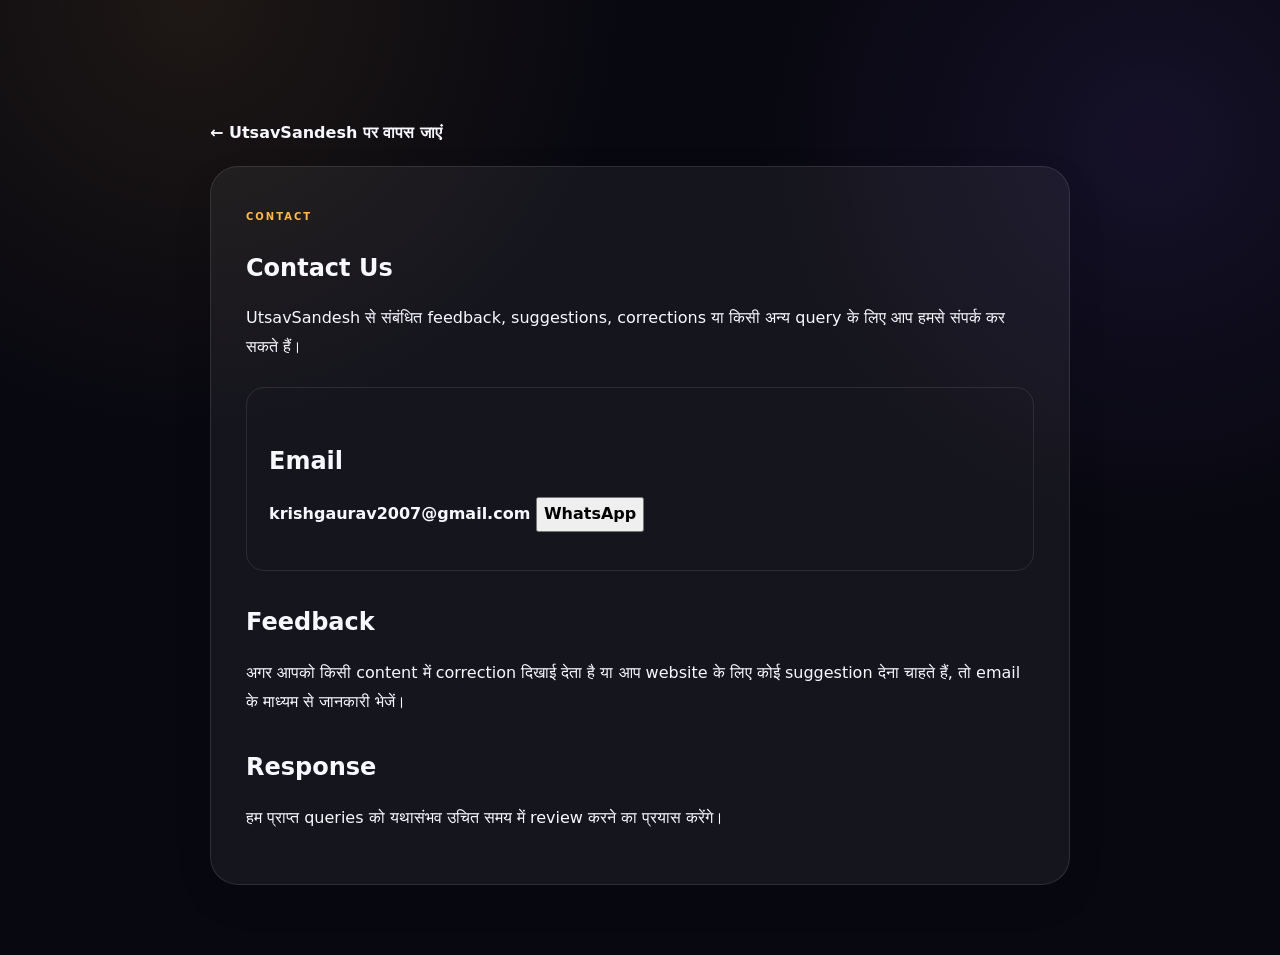
<file: contact.html>
<!DOCTYPE html>

<html lang="hi">
<head>
  <meta charset="UTF-8">

  <!-- BA favicon -->
 <link rel="icon" href="data:image/svg+xml,%3Csvg xmlns='http://www.w3.org/2000/svg' viewBox='0 0 100 100'%3E%3Ctext y='.9em' font-size='85'%3E✨%3C/text%3E%3C/svg%3E">

<!-- Google tag (gtag.js) -->
<script async src="https://www.googletagmanager.com/gtag/js?id=G-K68CD1F8Q0"></script>
<script>
  window.dataLayer = window.dataLayer || [];
  function gtag(){dataLayer.push(arguments);}
  gtag('js', new Date());

  gtag('config', 'G-K68CD1F8Q0');
</script>

  <meta name="viewport" content="width=device-width, initial-scale=1.0">

  <title>Contact Us | UtsavSandesh</title>
  <meta name="description" content="UtsavSandesh से संपर्क करें। Feedback, suggestions और website से संबंधित queries के लिए हमसे संपर्क करें.">
  <meta name="robots" content="index, follow">

  <link rel="stylesheet" href="style.css">

  <style>
    .legal-page {
      max-width: 900px;
      margin: 0 auto;
      padding: 120px 20px 70px;
    }

    .legal-card {
      background: var(--card, #fff);
      border: 1px solid var(--border, #e5e7eb);
      border-radius: 28px;
      padding: 35px;
      box-shadow: 0 15px 45px rgba(0,0,0,.06);
    }

    .legal-card h1 { margin-bottom: 10px; }
    .legal-card h2 { margin-top: 32px; margin-bottom: 10px; }
    .legal-card p { line-height: 1.8; }

    .contact-box {
      margin-top: 25px;
      padding: 22px;
      border: 1px solid var(--border, #e5e7eb);
      border-radius: 18px;
    }

    .contact-box a {
      font-weight: 700;
    }

    .legal-back {
      display: inline-block;
      margin-bottom: 20px;
      text-decoration: none;
      font-weight: 700;
    }

    @media (max-width: 600px) {
      .legal-page {
        padding: 100px 15px 50px;
      }

      .legal-card {
        padding: 24px 18px;
        border-radius: 20px;
      }
    }
  </style>

</head>

<body>

  <main class="legal-page">
    <a href="index.html" class="legal-back">← UtsavSandesh पर वापस जाएं</a>


<article class="legal-card">
  <span class="eyebrow">CONTACT</span>
  <h1>Contact Us</h1>

  <p>
    UtsavSandesh से संबंधित feedback, suggestions, corrections या
    किसी अन्य query के लिए आप हमसे संपर्क कर सकते हैं।
  </p>

  <div class="contact-box">
    <h2>Email</h2>

    <!-- अपना actual email यहां डालें -->
    <p>
      <a href="mailto:krishgaurav2007@gmail.com">
        krishgaurav2007@gmail.com
      </a>
      
      <a href="https://wa.me/919135766040" target="_blank" rel="noopener noreferrer">
        <button>WhatsApp</button>
      </a>
    </p>
  </div>

  <h2>Feedback</h2>
  <p>
    अगर आपको किसी content में correction दिखाई देता है या आप website
    के लिए कोई suggestion देना चाहते हैं, तो email के माध्यम से जानकारी भेजें।
  </p>

  <h2>Response</h2>
  <p>
    हम प्राप्त queries को यथासंभव उचित समय में review करने का प्रयास करेंगे।
  </p>
</article>


  </main>

</body>
</html>
</file>
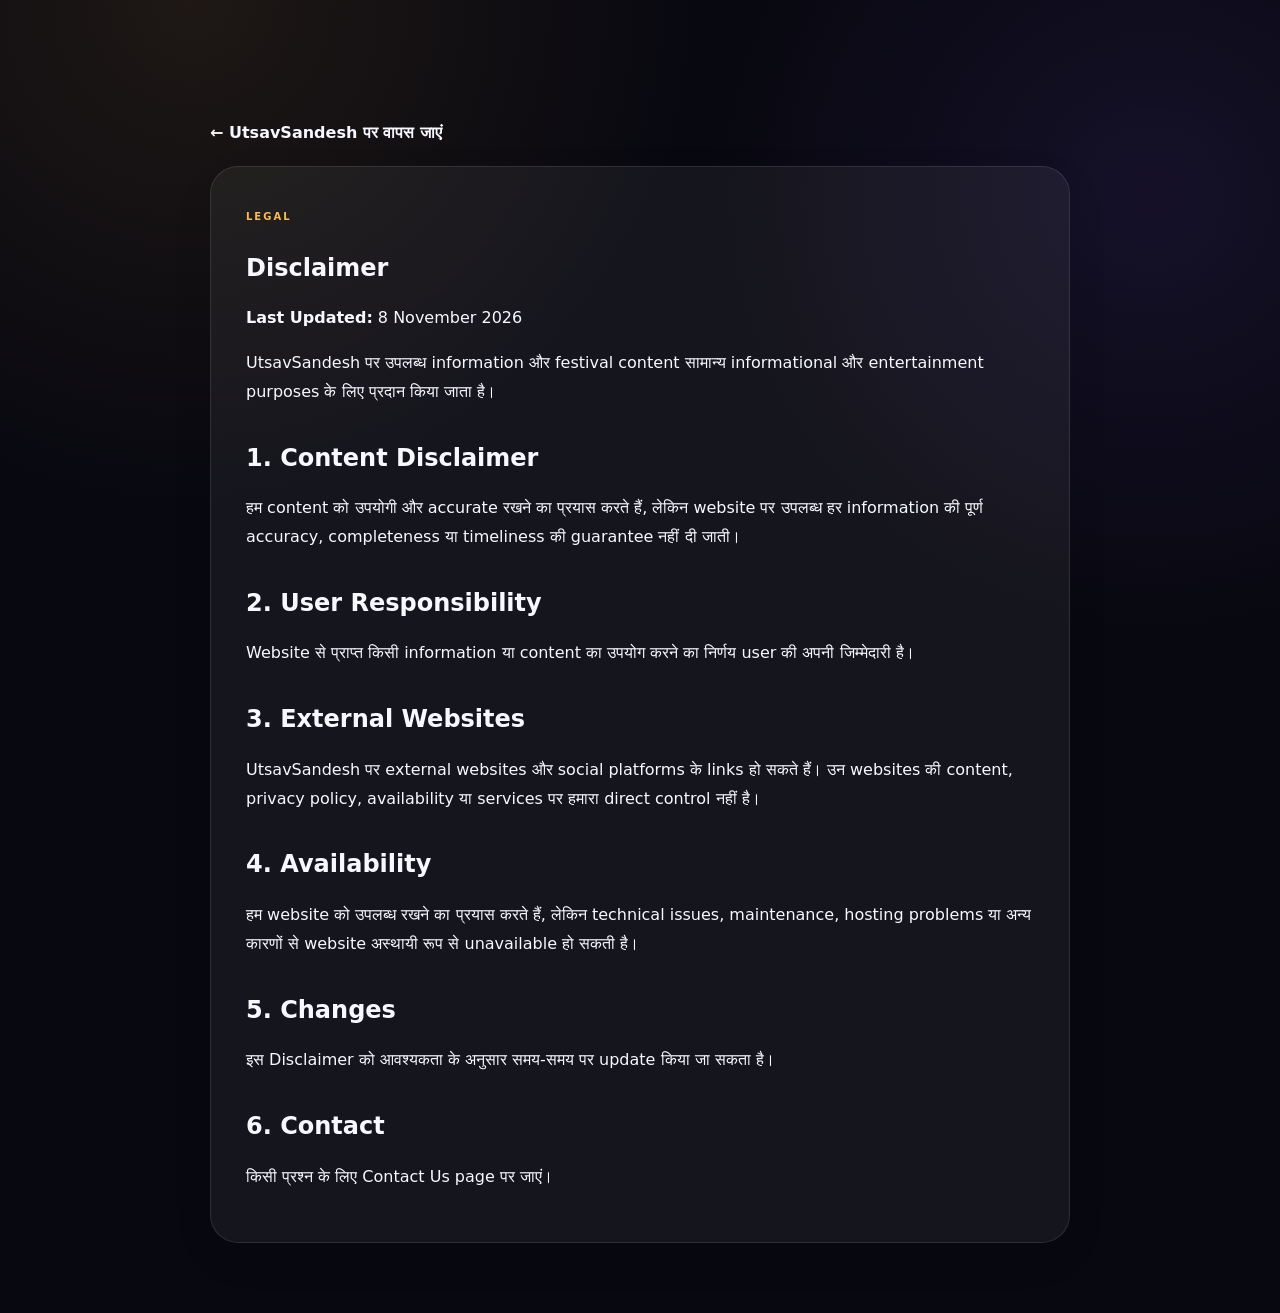
<file: disclaimer.html>
<!DOCTYPE html>

<html lang="hi">
<head>
  <meta charset="UTF-8">

  <!-- Google tag (gtag.js) -->
<script async src="https://www.googletagmanager.com/gtag/js?id=G-K68CD1F8Q0"></script>

<!-- BA favicon -->
 <link rel="icon" href="data:image/svg+xml,%3Csvg xmlns='http://www.w3.org/2000/svg' viewBox='0 0 100 100'%3E%3Ctext y='.9em' font-size='85'%3E✨%3C/text%3E%3C/svg%3E">

<script>
  window.dataLayer = window.dataLayer || [];
  function gtag(){dataLayer.push(arguments);}
  gtag('js', new Date());

  gtag('config', 'G-K68CD1F8Q0');
</script>

  <meta name="viewport" content="width=device-width, initial-scale=1.0">

  <title>Disclaimer | UtsavSandesh</title>
  <meta name="description" content="UtsavSandesh Disclaimer - website content और external links से संबंधित महत्वपूर्ण जानकारी.">
  <meta name="robots" content="index, follow">

  <link rel="stylesheet" href="style.css">

  <style>
    .legal-page {
      max-width: 900px;
      margin: 0 auto;
      padding: 120px 20px 70px;
    }

    .legal-card {
      background: var(--card, #fff);
      border: 1px solid var(--border, #e5e7eb);
      border-radius: 28px;
      padding: 35px;
      box-shadow: 0 15px 45px rgba(0,0,0,.06);
    }

    .legal-card h1 { margin-bottom: 10px; }
    .legal-card h2 { margin-top: 32px; margin-bottom: 10px; }
    .legal-card p { line-height: 1.8; }

    .legal-back {
      display: inline-block;
      margin-bottom: 20px;
      text-decoration: none;
      font-weight: 700;
    }

    @media (max-width: 600px) {
      .legal-page {
        padding: 100px 15px 50px;
      }

      .legal-card {
        padding: 24px 18px;
        border-radius: 20px;
      }
    }
  </style>

</head>

<body>

  <main class="legal-page">
    <a href="index.html" class="legal-back">← UtsavSandesh पर वापस जाएं</a>


<article class="legal-card">
  <span class="eyebrow">LEGAL</span>
  <h1>Disclaimer</h1>
  <p><strong>Last Updated:</strong> 8 November 2026</p>

  <p>
    UtsavSandesh पर उपलब्ध information और festival content सामान्य
    informational और entertainment purposes के लिए प्रदान किया जाता है।
  </p>

  <h2>1. Content Disclaimer</h2>
  <p>
    हम content को उपयोगी और accurate रखने का प्रयास करते हैं, लेकिन
    website पर उपलब्ध हर information की पूर्ण accuracy, completeness
    या timeliness की guarantee नहीं दी जाती।
  </p>

  <h2>2. User Responsibility</h2>
  <p>
    Website से प्राप्त किसी information या content का उपयोग करने का
    निर्णय user की अपनी जिम्मेदारी है।
  </p>

  <h2>3. External Websites</h2>
  <p>
    UtsavSandesh पर external websites और social platforms के links हो सकते हैं।
    उन websites की content, privacy policy, availability या services पर
    हमारा direct control नहीं है।
  </p>

  <h2>4. Availability</h2>
  <p>
    हम website को उपलब्ध रखने का प्रयास करते हैं, लेकिन technical issues,
    maintenance, hosting problems या अन्य कारणों से website अस्थायी रूप से
    unavailable हो सकती है।
  </p>

  <h2>5. Changes</h2>
  <p>
    इस Disclaimer को आवश्यकता के अनुसार समय-समय पर update किया जा सकता है।
  </p>

  <h2>6. Contact</h2>
  <p>
    किसी प्रश्न के लिए <a href="contact.html">Contact Us</a> page पर जाएं।
  </p>
</article>


  </main>

</body>
</html>
</file>
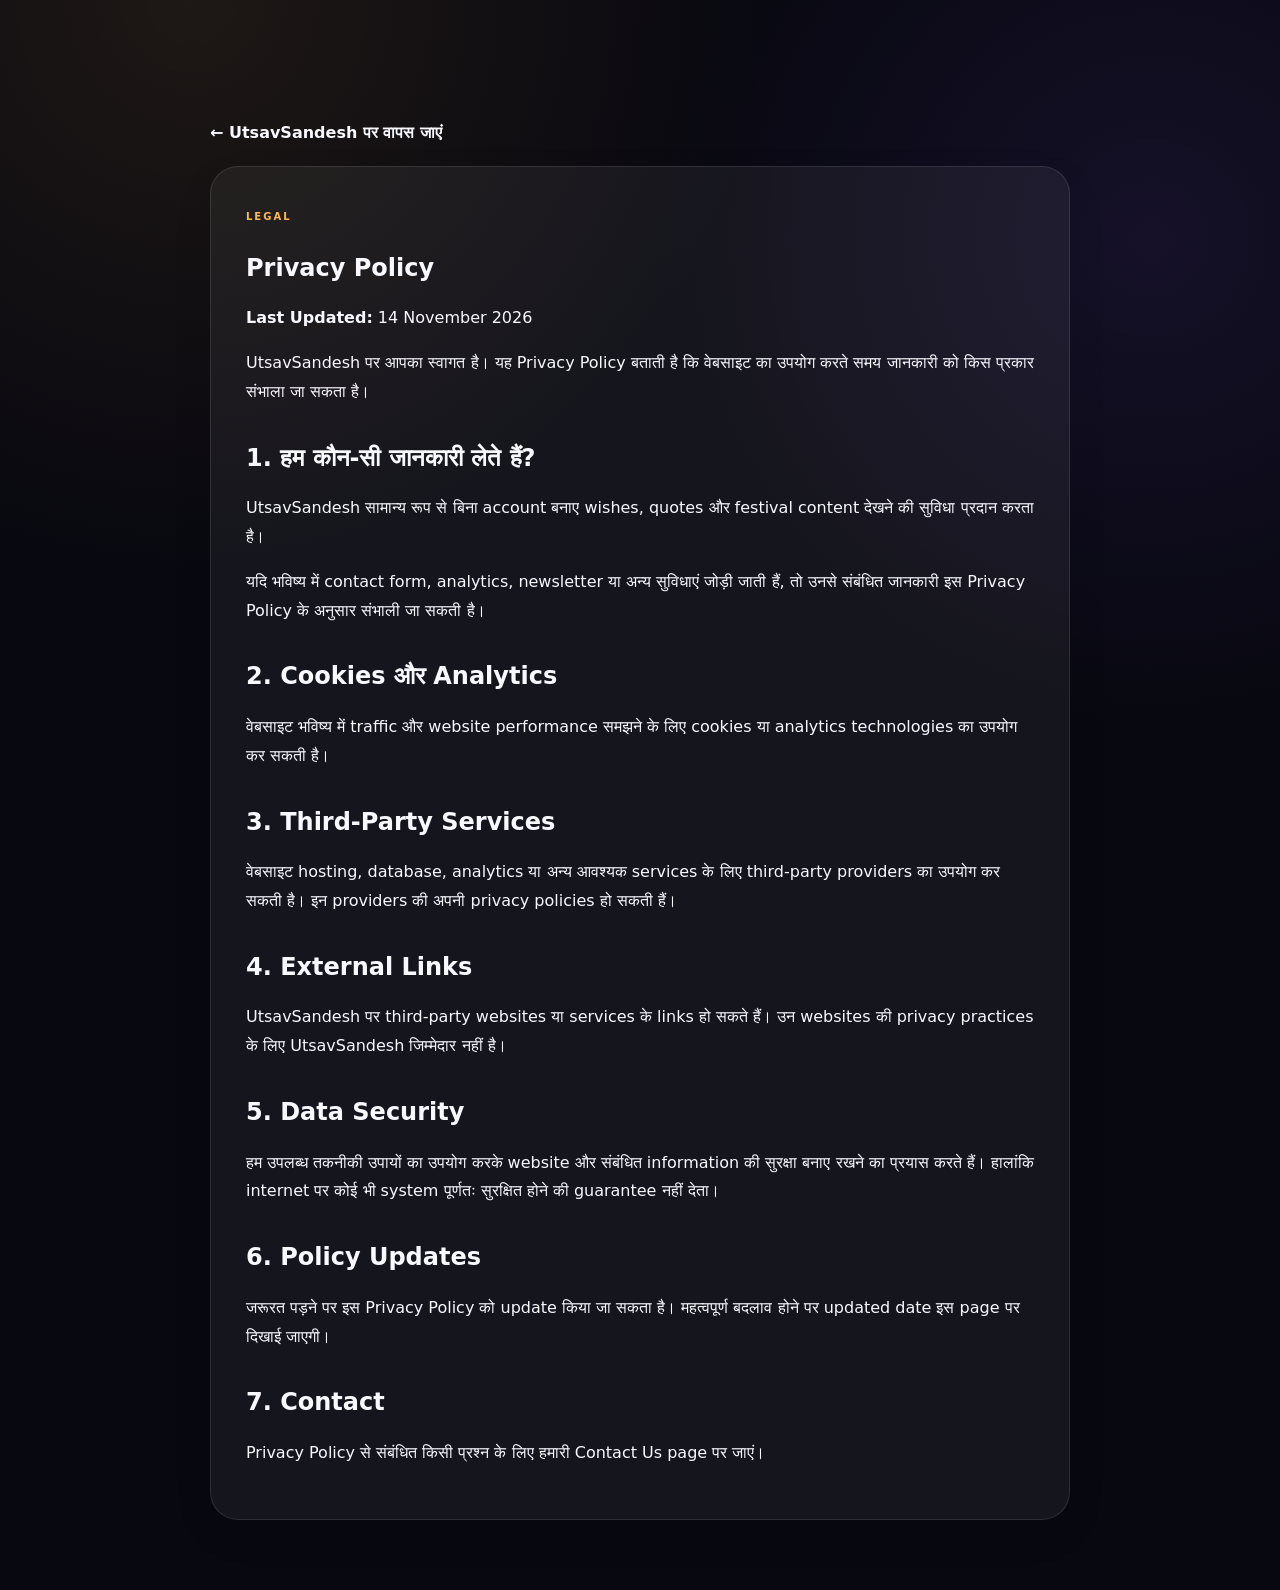
<file: privacy.html>
<!DOCTYPE html>

<html lang="hi">
<head>
  <meta charset="UTF-8">
    <meta name="viewport" content="width=device-width, initial-scale=1.0">

    <!-- BA favicon -->
 <link rel="icon" href="data:image/svg+xml,%3Csvg xmlns='http://www.w3.org/2000/svg' viewBox='0 0 100 100'%3E%3Ctext y='.9em' font-size='85'%3E✨%3C/text%3E%3C/svg%3E">

    <!-- Google tag (gtag.js) -->
<script async src="https://www.googletagmanager.com/gtag/js?id=G-K68CD1F8Q0"></script>
<script>
  window.dataLayer = window.dataLayer || [];
  function gtag(){dataLayer.push(arguments);}
  gtag('js', new Date());

  gtag('config', 'G-K68CD1F8Q0');
</script>

  <title>Privacy Policy | UtsavSandesh</title>
  <meta name="description" content="UtsavSandesh Privacy Policy - जानें कि वेबसाइट आपके डेटा और जानकारी को कैसे संभालती है.">
  <meta name="robots" content="index, follow">

  <link rel="stylesheet" href="style.css">

  <style>
    .legal-page {
      max-width: 900px;
      margin: 0 auto;
      padding: 120px 20px 70px;
    }

    .legal-card {
      background: var(--card, #fff);
      border: 1px solid var(--border, #e5e7eb);
      border-radius: 28px;
      padding: 35px;
      box-shadow: 0 15px 45px rgba(0,0,0,.06);
    }

    .legal-card h1 {
      margin-bottom: 10px;
    }

    .legal-card h2 {
      margin-top: 32px;
      margin-bottom: 10px;
    }

    .legal-card p,
    .legal-card li {
      line-height: 1.8;
    }

    .legal-card ul {
      padding-left: 22px;
    }

    .legal-back {
      display: inline-block;
      margin-bottom: 20px;
      text-decoration: none;
      font-weight: 700;
    }

    @media (max-width: 600px) {
      .legal-page {
        padding: 100px 15px 50px;
      }

      .legal-card {
        padding: 24px 18px;
        border-radius: 20px;
      }
    }
  </style>

</head>

<body>

  <main class="legal-page">
    <a href="index.html" class="legal-back">← UtsavSandesh पर वापस जाएं</a>


<article class="legal-card">
  <span class="eyebrow">LEGAL</span>
  <h1>Privacy Policy</h1>
  <p><strong>Last Updated:</strong> 14 November 2026</p>

  <p>
    UtsavSandesh पर आपका स्वागत है। यह Privacy Policy बताती है कि
    वेबसाइट का उपयोग करते समय जानकारी को किस प्रकार संभाला जा सकता है।
  </p>

  <h2>1. हम कौन-सी जानकारी लेते हैं?</h2>
  <p>
    UtsavSandesh सामान्य रूप से बिना account बनाए wishes, quotes और
    festival content देखने की सुविधा प्रदान करता है।
  </p>

  <p>
    यदि भविष्य में contact form, analytics, newsletter या अन्य
    सुविधाएं जोड़ी जाती हैं, तो उनसे संबंधित जानकारी इस Privacy Policy
    के अनुसार संभाली जा सकती है।
  </p>

  <h2>2. Cookies और Analytics</h2>
  <p>
    वेबसाइट भविष्य में traffic और website performance समझने के लिए
    cookies या analytics technologies का उपयोग कर सकती है।
  </p>

  <h2>3. Third-Party Services</h2>
  <p>
    वेबसाइट hosting, database, analytics या अन्य आवश्यक services के लिए
    third-party providers का उपयोग कर सकती है। इन providers की अपनी
    privacy policies हो सकती हैं।
  </p>

  <h2>4. External Links</h2>
  <p>
    UtsavSandesh पर third-party websites या services के links हो सकते हैं।
    उन websites की privacy practices के लिए UtsavSandesh जिम्मेदार नहीं है।
  </p>

  <h2>5. Data Security</h2>
  <p>
    हम उपलब्ध तकनीकी उपायों का उपयोग करके website और संबंधित information
    की सुरक्षा बनाए रखने का प्रयास करते हैं। हालांकि internet पर कोई भी
    system पूर्णतः सुरक्षित होने की guarantee नहीं देता।
  </p>

  <h2>6. Policy Updates</h2>
  <p>
    जरूरत पड़ने पर इस Privacy Policy को update किया जा सकता है।
    महत्वपूर्ण बदलाव होने पर updated date इस page पर दिखाई जाएगी।
  </p>

  <h2>7. Contact</h2>
  <p>
    Privacy Policy से संबंधित किसी प्रश्न के लिए हमारी
    <a href="contact.html">Contact Us</a> page पर जाएं।
  </p>
</article>


  </main>

</body>
</html>
</file>
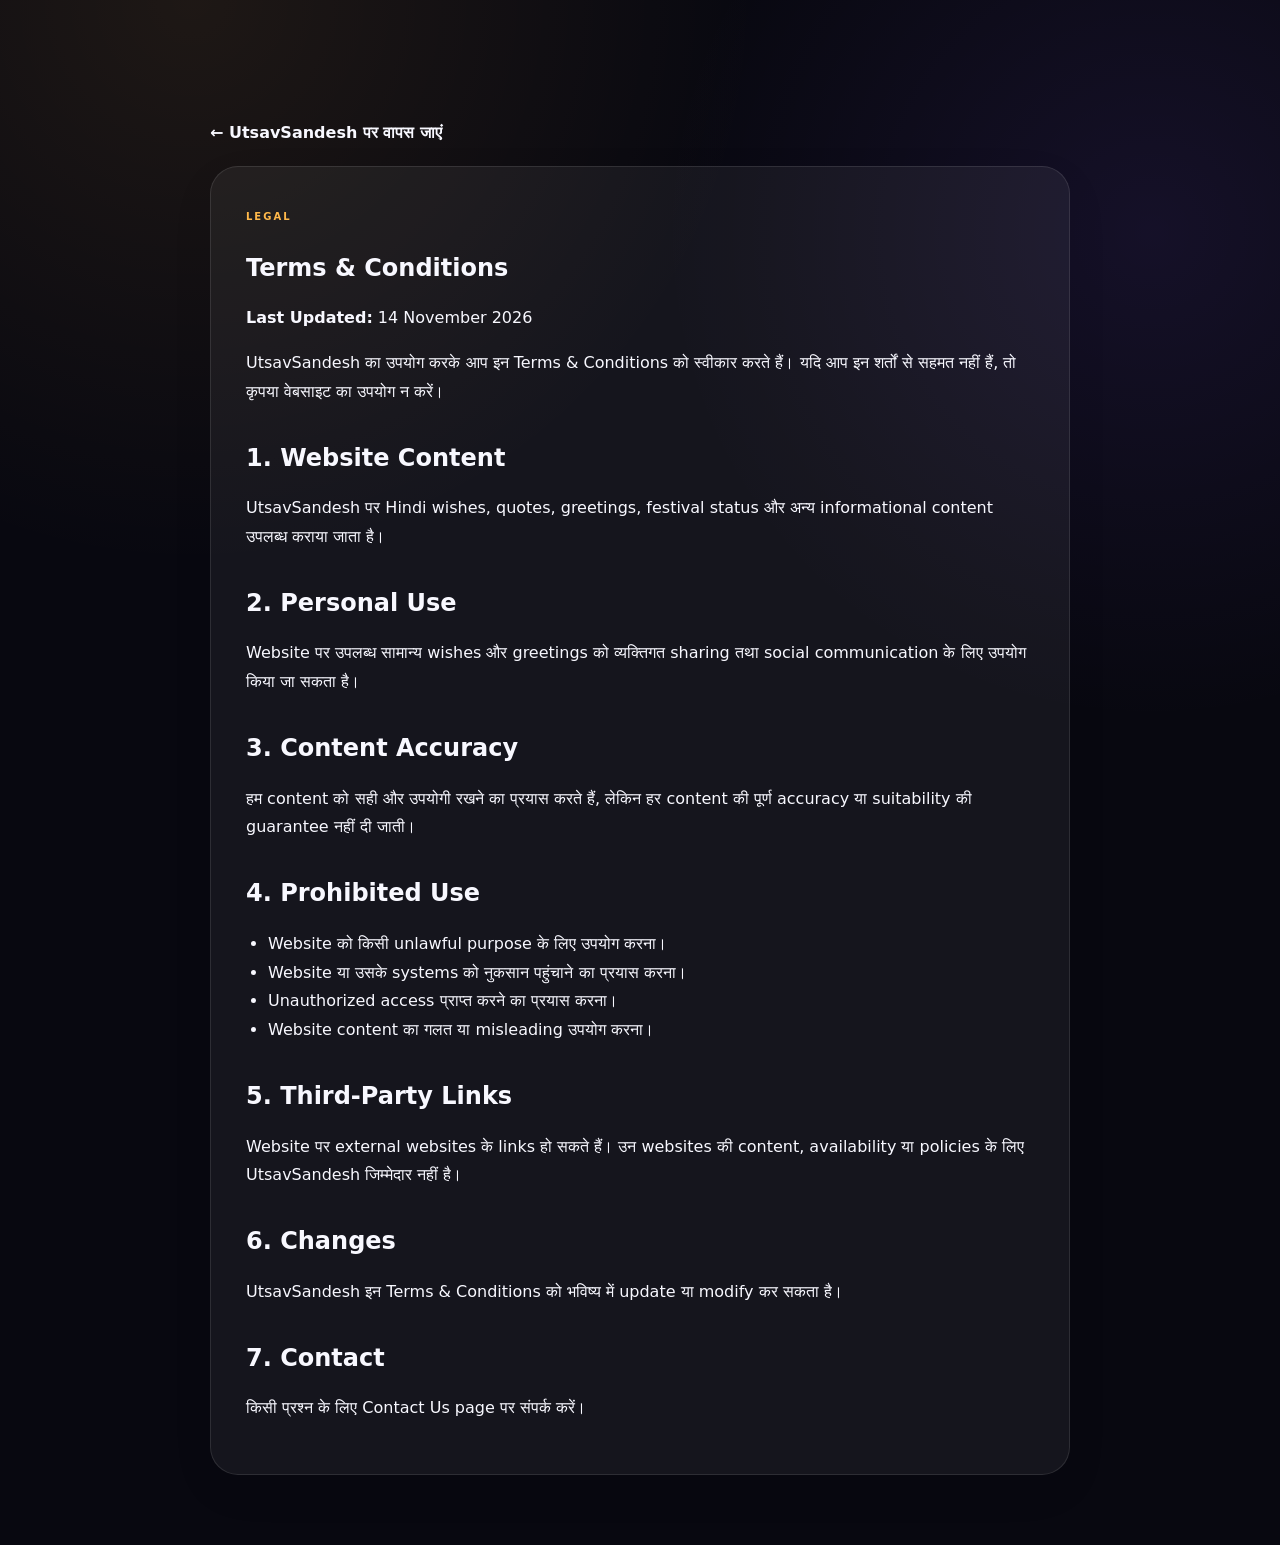
<file: terms.html>
<!DOCTYPE html>

<html lang="hi">
<head>
  <meta charset="UTF-8">
  <!-- BA favicon -->
 <link rel="icon" href="data:image/svg+xml,%3Csvg xmlns='http://www.w3.org/2000/svg' viewBox='0 0 100 100'%3E%3Ctext y='.9em' font-size='85'%3E✨%3C/text%3E%3C/svg%3E">


  <!-- Google tag (gtag.js) -->
<script async src="https://www.googletagmanager.com/gtag/js?id=G-K68CD1F8Q0"></script>
<script>
  window.dataLayer = window.dataLayer || [];
  function gtag(){dataLayer.push(arguments);}
  gtag('js', new Date());

  gtag('config', 'G-K68CD1F8Q0');
</script>

  <meta name="viewport" content="width=device-width, initial-scale=1.0">

  <title>Terms & Conditions | UtsavSandesh</title>
  <meta name="description" content="UtsavSandesh Terms and Conditions. वेबसाइट के उपयोग से संबंधित नियम और शर्तें.">
  <meta name="robots" content="index, follow">

  <link rel="stylesheet" href="style.css">

  <style>
    .legal-page {
      max-width: 900px;
      margin: 0 auto;
      padding: 120px 20px 70px;
    }

    .legal-card {
      background: var(--card, #fff);
      border: 1px solid var(--border, #e5e7eb);
      border-radius: 28px;
      padding: 35px;
      box-shadow: 0 15px 45px rgba(0,0,0,.06);
    }

    .legal-card h1 { margin-bottom: 10px; }
    .legal-card h2 { margin-top: 32px; margin-bottom: 10px; }
    .legal-card p,
    .legal-card li { line-height: 1.8; }
    .legal-card ul { padding-left: 22px; }

    .legal-back {
      display: inline-block;
      margin-bottom: 20px;
      text-decoration: none;
      font-weight: 700;
    }

    @media (max-width: 600px) {
      .legal-page {
        padding: 100px 15px 50px;
      }

      .legal-card {
        padding: 24px 18px;
        border-radius: 20px;
      }
    }
  </style>

</head>

<body>

  <main class="legal-page">
    <a href="index.html" class="legal-back">← UtsavSandesh पर वापस जाएं</a>


<article class="legal-card">
  <span class="eyebrow">LEGAL</span>
  <h1>Terms & Conditions</h1>
  <p><strong>Last Updated:</strong> 14 November 2026</p>

  <p>
    UtsavSandesh का उपयोग करके आप इन Terms & Conditions को स्वीकार करते हैं।
    यदि आप इन शर्तों से सहमत नहीं हैं, तो कृपया वेबसाइट का उपयोग न करें।
  </p>

  <h2>1. Website Content</h2>
  <p>
    UtsavSandesh पर Hindi wishes, quotes, greetings, festival status और
    अन्य informational content उपलब्ध कराया जाता है।
  </p>

  <h2>2. Personal Use</h2>
  <p>
    Website पर उपलब्ध सामान्य wishes और greetings को व्यक्तिगत sharing
    तथा social communication के लिए उपयोग किया जा सकता है।
  </p>

  <h2>3. Content Accuracy</h2>
  <p>
    हम content को सही और उपयोगी रखने का प्रयास करते हैं, लेकिन हर content
    की पूर्ण accuracy या suitability की guarantee नहीं दी जाती।
  </p>

  <h2>4. Prohibited Use</h2>
  <ul>
    <li>Website को किसी unlawful purpose के लिए उपयोग करना।</li>
    <li>Website या उसके systems को नुकसान पहुंचाने का प्रयास करना।</li>
    <li>Unauthorized access प्राप्त करने का प्रयास करना।</li>
    <li>Website content का गलत या misleading उपयोग करना।</li>
  </ul>

  <h2>5. Third-Party Links</h2>
  <p>
    Website पर external websites के links हो सकते हैं। उन websites की
    content, availability या policies के लिए UtsavSandesh जिम्मेदार नहीं है।
  </p>

  <h2>6. Changes</h2>
  <p>
    UtsavSandesh इन Terms & Conditions को भविष्य में update या modify कर सकता है।
  </p>

  <h2>7. Contact</h2>
  <p>
    किसी प्रश्न के लिए <a href="contact.html">Contact Us</a> page पर संपर्क करें।
  </p>
</article>


  </main>

</body>
</html>
</file>
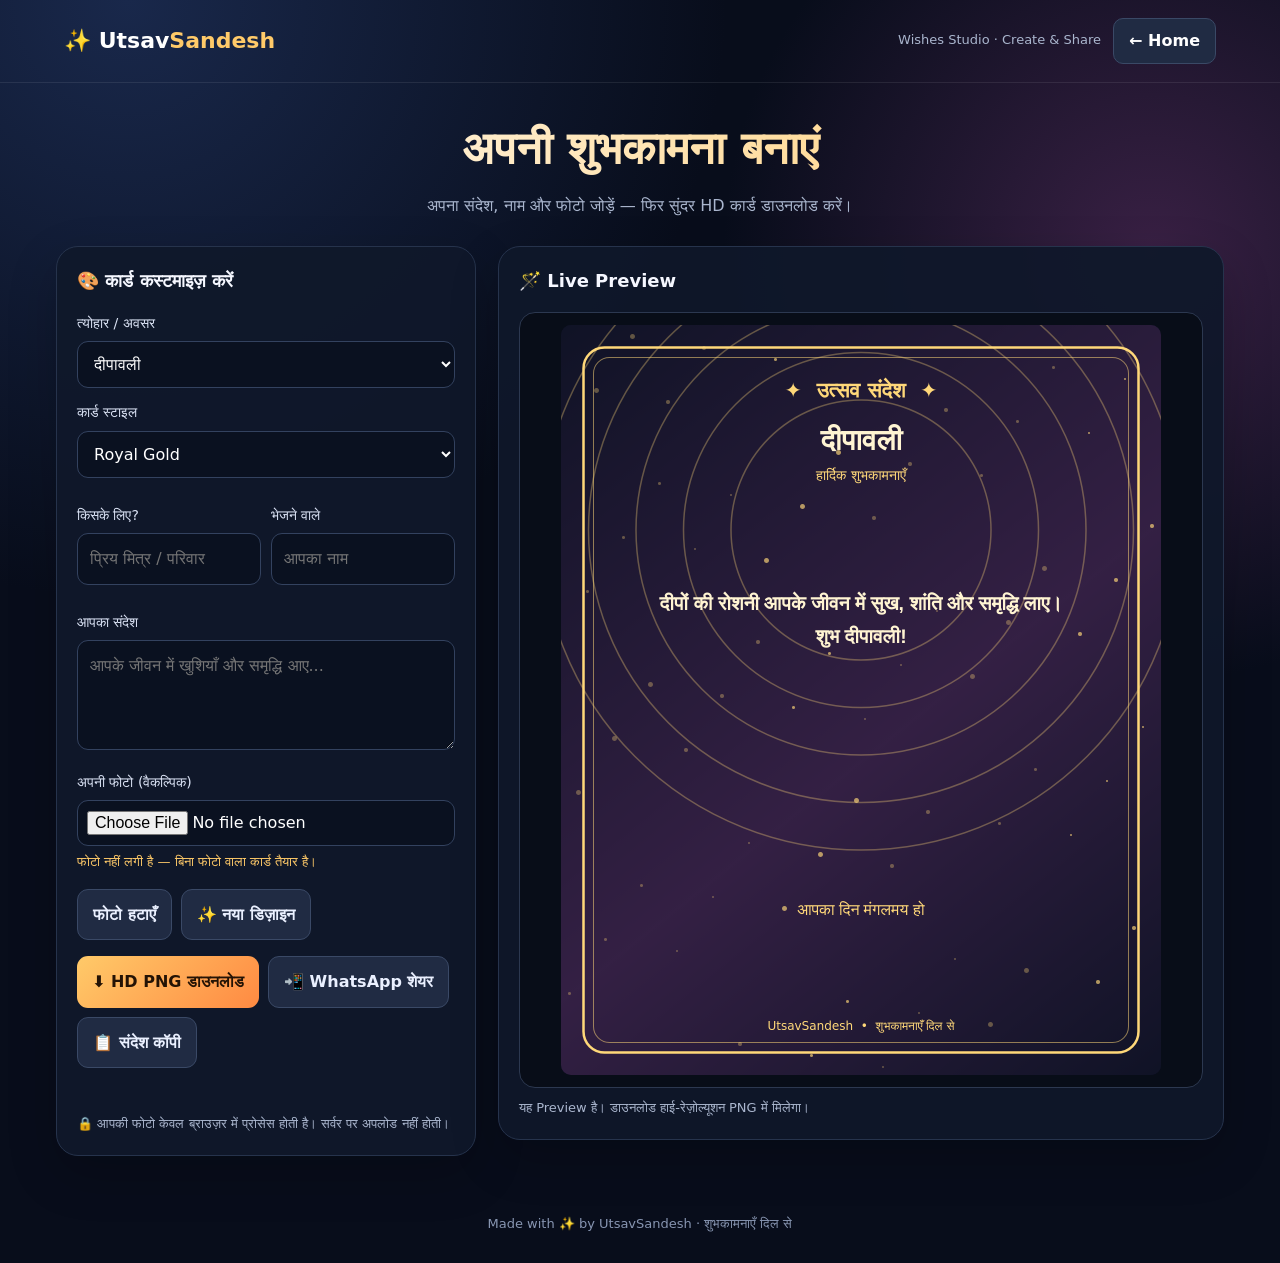
<file: wish.html>
<!DOCTYPE html>
<html lang="hi">
<head>
<meta charset="UTF-8">
<!-- Google tag (gtag.js) -->
<script async src="https://www.googletagmanager.com/gtag/js?id=G-K68CD1F8Q0"></script>

<meta name="viewport" content="width=device-width, initial-scale=1.0">
<meta name="theme-color" content="#080d1b">

<title>UtsavSandesh | Wishes Studio</title>
<meta name="description" content="अपनी फोटो, नाम और संदेश से सुंदर Festival Greeting Cards बनाएं और शेयर करें।">
<link rel="canonical" href="https://aadityadesign-in.github.io/UtsavSandesh/wish.html">

<!-- BA favicon -->
 <link rel="icon" href="data:image/svg+xml,%3Csvg xmlns='http://www.w3.org/2000/svg' viewBox='0 0 100 100'%3E%3Ctext y='.9em' font-size='85'%3E✨%3C/text%3E%3C/svg%3E">

<style>
*{box-sizing:border-box}

:root{
--bg:#080d1b;
--panel:#111a2d;
--gold:#ffca69;
--orange:#ff8a42;
--text:#f5f7ff;
--muted:#aab6ce;
--border:#26334c;
}

body{
margin:0;
background:
radial-gradient(circle at 10% 0,#19284b,transparent 35%),
radial-gradient(circle at 90% 20%,#392044,transparent 28%),
var(--bg);
color:var(--text);
font:16px/1.6 system-ui,"Noto Sans Devanagari",Mangal,sans-serif;
min-height:100vh;
}

button,input,select,textarea{font:inherit}

header{
padding:18px 5%;
display:flex;
justify-content:space-between;
align-items:center;
gap:12px;
border-bottom:1px solid #ffffff15;
flex-wrap:wrap;
}

.brand{
font-weight:900;
font-size:22px;
text-decoration:none;
color:white;
}

.brand span{color:var(--gold)}

.header-actions{
display:flex;
align-items:center;
gap:12px;
flex-wrap:wrap;
}

.tag{color:var(--muted);font-size:13px}

.home-btn{
text-decoration:none;
background:#202b43;
border:1px solid #3a4966;
color:#fff;
padding:9px 15px;
border-radius:10px;
font-weight:700;
}

main{
max-width:1200px;
margin:30px auto;
padding:0 16px;
}

.intro{text-align:center;margin-bottom:28px}

.intro h1{
font-size:clamp(28px,4vw,45px);
margin:0 0 8px;
background:linear-gradient(90deg,#fff,var(--gold));
color:transparent;
background-clip:text;
}

.intro p{color:var(--muted);margin:0}

.layout{
display:grid;
grid-template-columns:minmax(0,420px) minmax(0,1fr);
gap:22px;
align-items:start;
}

.panel{
background:#10182aee;
border:1px solid var(--border);
border-radius:22px;
padding:20px;
box-shadow:0 18px 50px #0003;
min-width:0;
}

.panel h2{font-size:18px;margin:0 0 16px}

.field{margin:13px 0}

label{
display:block;
color:#dbe3f5;
font-size:14px;
margin-bottom:7px;
}

input,select,textarea{
width:100%;
border:1px solid #33425f;
background:#0a1120;
color:white;
padding:12px;
border-radius:11px;
outline:none;
}

input:focus,select:focus,textarea:focus{
border-color:var(--gold);
box-shadow:0 0 0 2px #ffca6920;
}

input[type=file]{padding:9px}

select option{background:#0a1120;color:white}

textarea{min-height:110px;resize:vertical}

.row{
display:grid;
grid-template-columns:1fr 1fr;
gap:10px;
}

.buttons{
display:flex;
flex-wrap:wrap;
gap:9px;
margin-top:16px;
}

.btn{
border:0;
border-radius:11px;
padding:12px 15px;
font-weight:750;
cursor:pointer;
background:linear-gradient(135deg,var(--gold),var(--orange));
color:#241305;
transition:.2s;
}

.btn.secondary{
background:#202b43;
color:#eaf0ff;
border:1px solid #3a4966;
}

.btn:hover{filter:brightness(1.08);transform:translateY(-1px)}
.btn:disabled{opacity:.6;cursor:not-allowed;transform:none}

.preview-panel{position:sticky;top:15px}

.canvas-wrap{
background:#080d18;
border:1px solid #2c3850;
border-radius:16px;
padding:12px;
display:flex;
justify-content:center;
overflow:hidden;
}

canvas{
width:100%;
height:auto;
max-width:600px;
border-radius:10px;
display:block;
background:#101326;
}

.tip{color:var(--muted);font-size:13px;margin:10px 0 0}
.photo-status{font-size:13px;color:var(--gold);margin-top:6px}
.status{font-size:14px;color:var(--gold);margin-top:12px;min-height:24px}
footer{text-align:center;padding:28px 12px;color:#8795b1;font-size:13px}

@media(max-width:850px){
.layout{grid-template-columns:1fr}
.preview-panel{position:static}
.panel{padding:16px}
}

@media(max-width:430px){
header{padding:14px}
.row{grid-template-columns:1fr}
.header-actions{width:100%;justify-content:space-between}
.btn{padding:11px 13px}
}
</style>
</head>

<body>

<header>
<a class="brand" href="./index.html">✨ Utsav<span>Sandesh</span></a>

<div class="header-actions">
<div class="tag">Wishes Studio · Create & Share</div>
<a class="home-btn" href="./index.html">← Home</a>
</div>
</header>

<main>

<section class="intro">
<h1>अपनी शुभकामना बनाएं</h1>
<p>अपना संदेश, नाम और फोटो जोड़ें — फिर सुंदर HD कार्ड डाउनलोड करें।</p>
</section>

<div class="layout">

<section class="panel">
<h2>🎨 कार्ड कस्टमाइज़ करें</h2>

<div class="field">
<label for="festival">त्योहार / अवसर</label>
<select id="festival">
<option>दीपावली</option>
<option>छठ पूजा</option>
<option>होली</option>
<option>दशहरा</option>
<option>नवरात्रि</option>
<option>रक्षाबंधन</option>
<option>ईद</option>
<option>जन्मदिन</option>
<option>नववर्ष</option>
<option>शुभकामनाएँ</option>
</select>
</div>

<div class="field">
<label for="style">कार्ड स्टाइल</label>
<select id="style">
<option value="royal">Royal Gold</option>
<option value="floral">Floral Pink</option>
<option value="devotional">Devotional Green</option>
<option value="modern">Modern Blue</option>
<option value="sunset">Sunset Orange</option>
</select>
</div>

<div class="row">
<div class="field">
<label for="to">किसके लिए?</label>
<input id="to" maxlength="60" placeholder="प्रिय मित्र / परिवार">
</div>

<div class="field">
<label for="from">भेजने वाले</label>
<input id="from" maxlength="60" placeholder="आपका नाम">
</div>
</div>

<div class="field">
<label for="message">आपका संदेश</label>
<textarea id="message" maxlength="700" placeholder="आपके जीवन में खुशियाँ और समृद्धि आए..."></textarea>
</div>

<div class="field">
<label for="photo">अपनी फोटो (वैकल्पिक)</label>
<input id="photo" type="file" accept="image/jpeg,image/png,image/webp">
<div class="photo-status" id="photoStatus">
फोटो नहीं लगी है — बिना फोटो वाला कार्ड तैयार है।
</div>
</div>

<div class="buttons">
<button class="btn secondary" id="removePhoto" type="button">फोटो हटाएँ</button>
<button class="btn secondary" id="random" type="button">✨ नया डिज़ाइन</button>
</div>

<div class="buttons">
<button class="btn" id="download" type="button">⬇ HD PNG डाउनलोड</button>
<button class="btn secondary" id="share" type="button">📲 WhatsApp शेयर</button>
<button class="btn secondary" id="copy" type="button">📋 संदेश कॉपी</button>
</div>

<div class="status" id="status" role="status" aria-live="polite"></div>

<p class="tip">
🔒 आपकी फोटो केवल ब्राउज़र में प्रोसेस होती है। सर्वर पर अपलोड नहीं होती।
</p>
</section>

<section class="panel preview-panel">
<h2>🪄 Live Preview</h2>
<div class="canvas-wrap">
<canvas id="card" width="1200" height="1500"></canvas>
</div>
<p class="tip">यह Preview है। डाउनलोड हाई-रेज़ोल्यूशन PNG में मिलेगा।</p>
</section>

</div>
</main>

<footer>
Made with ✨ by UtsavSandesh · शुभकामनाएँ दिल से
</footer>

<script>
(()=>{
"use strict";

const $=id=>document.getElementById(id);
const canvas=$("card");
const ctx=canvas.getContext("2d");

let photoObj=null;
let photoURL=null;
let design=0;

const palettes={
royal:["#101326","#342044","#ffd879","#fff4d2"],
floral:["#35152d","#702e58","#ffc4dc","#fff0f7"],
devotional:["#092c25","#14513c","#f6d477","#fff8df"],
modern:["#081c3c","#174d78","#8de4ff","#e9faff"],
sunset:["#421a18","#9b3c25","#ffd09a","#fff2d9"]
};

const wishes={
"दीपावली":"दीपों की रोशनी आपके जीवन में सुख, शांति और समृद्धि लाए। शुभ दीपावली!",
"छठ पूजा":"छठी मैया आपके परिवार को सुख, स्वास्थ्य और खुशहाली प्रदान करें। छठ पूजा की शुभकामनाएँ!",
"होली":"रंगों का यह त्योहार आपके जीवन को खुशियों से भर दे। होली की हार्दिक शुभकामनाएँ!",
"दशहरा":"सत्य और अच्छाई की हमेशा विजय हो। विजयादशमी की शुभकामनाएँ!",
"नवरात्रि":"माँ दुर्गा की कृपा आपके जीवन में शक्ति और खुशियाँ लाए। शुभ नवरात्रि!",
"रक्षाबंधन":"रिश्तों में प्यार और विश्वास हमेशा बना रहे। रक्षाबंधन की शुभकामनाएँ!",
"ईद":"आपके जीवन में अमन, खुशियाँ और बरकत बनी रहे। ईद मुबारक!",
"जन्मदिन":"आपका हर दिन खुशियों और सफलता से भरा हो। जन्मदिन की शुभकामनाएँ!",
"नववर्ष":"नया साल नई उम्मीदें, खुशियाँ और सफलता लेकर आए। नववर्ष मंगलमय हो!",
"शुभकामनाएँ":"आपके हर कदम पर खुशियाँ और सफलता साथ रहें। ढेरों शुभकामनाएँ!"
};

function setStatus(message){
$("status").textContent=message;
}

function rounded(x,y,w,h,r){
ctx.beginPath();
if(ctx.roundRect){
ctx.roundRect(x,y,w,h,r);
}else{
ctx.moveTo(x+r,y);
ctx.arcTo(x+w,y,x+w,y+h,r);
ctx.arcTo(x+w,y+h,x,y+h,r);
ctx.arcTo(x,y+h,x,y,r);
ctx.arcTo(x,y,x+w,y,r);
ctx.closePath();
}
}

function wrapText(text,maxWidth,font){
ctx.font=font;
const words=(text||"").trim().split(/\s+/);
const lines=[];
let line="";

for(const word of words){
const test=line?line+" "+word:word;

if(ctx.measureText(test).width>maxWidth&&line){
lines.push(line);
line=word;
}else{
line=test;
}
}
if(line)lines.push(line);
return lines;
}

function draw(){
const f=$("festival").value;
const st=$("style").value;
const p=palettes[st]||palettes.royal;

ctx.clearRect(0,0,1200,1500);

let g=ctx.createLinearGradient(0,0,1200,1500);
g.addColorStop(0,p[0]);
g.addColorStop(.55,p[1]);
g.addColorStop(1,p[0]);

ctx.fillStyle=g;
ctx.fillRect(0,0,1200,1500);

// Decorative circles
ctx.strokeStyle=p[2]+"55";
ctx.lineWidth=3;

for(let r=260;r<650;r+=95){
ctx.beginPath();
ctx.arc(600,410,r,0,Math.PI*2);
ctx.stroke();
}

// Sparkles
for(let i=0;i<65;i++){
const x=(i*197+design*71)%1200;
const y=(i*317+design*43)%1500;

ctx.fillStyle=p[2]+(i%3?"55":"aa");
ctx.beginPath();
ctx.arc(x,y,i%4+2,0,Math.PI*2);
ctx.fill();
}

// Border
ctx.strokeStyle=p[2];
ctx.lineWidth=5;
rounded(45,45,1110,1410,42);
ctx.stroke();

ctx.strokeStyle=p[2]+"88";
ctx.lineWidth=2;
rounded(65,65,1070,1370,32);
ctx.stroke();

// Heading
ctx.textAlign="center";
ctx.fillStyle=p[2];
ctx.font="bold 42px system-ui,sans-serif";
ctx.fillText("✦  उत्सव संदेश  ✦",600,145);

ctx.fillStyle=p[3];
ctx.font="bold 58px 'Noto Sans Devanagari',Mangal,sans-serif";
ctx.fillText(f,600,250);

ctx.fillStyle=p[2];
ctx.font="28px system-ui";
ctx.fillText("हार्दिक शुभकामनाएँ",600,310);

// Photo
if(photoObj){
ctx.save();
ctx.beginPath();
ctx.arc(600,485,145,0,Math.PI*2);
ctx.clip();

const iw=photoObj.width;
const ih=photoObj.height;
const scale=Math.max(290/iw,290/ih);
const w=iw*scale;
const h=ih*scale;

ctx.drawImage(photoObj,600-w/2,485-h/2,w,h);
ctx.restore();

ctx.strokeStyle=p[2];
ctx.lineWidth=10;
ctx.beginPath();
ctx.arc(600,485,150,0,Math.PI*2);
ctx.stroke();
}

const to=$("to").value.trim();
const from=$("from").value.trim();

if(to){
ctx.fillStyle=p[2];
ctx.font="bold 35px 'Noto Sans Devanagari',Mangal,sans-serif";
ctx.fillText("प्रिय "+to,600,photoObj?700:510);
}

// Message
const msg=$("message").value.trim()||wishes[f]||wishes["शुभकामनाएँ"];
const messageY=photoObj?790:(to?620:570);
const maxWidth=850;
const lineHeight=66;
const maxLines=7;
const font="bold 39px 'Noto Sans Devanagari',Mangal,sans-serif";

let lines=wrapText(msg,maxWidth,font);

if(lines.length>maxLines){
lines=lines.slice(0,maxLines);
lines[maxLines-1]=lines[maxLines-1].replace(/[.…]*$/,"")+"…";
}

ctx.fillStyle=p[3];
ctx.font=font;
ctx.textAlign="center";

lines.forEach((line,i)=>{
ctx.fillText(line,600,messageY+i*lineHeight);
});

// Bottom message
ctx.fillStyle=p[2];
ctx.font="32px 'Noto Sans Devanagari',Mangal,sans-serif";
ctx.fillText("आपका दिन मंगलमय हो",600,photoObj?1260:1180);

if(from){
ctx.fillStyle=p[3];
ctx.font="bold 34px 'Noto Sans Devanagari',Mangal,sans-serif";
ctx.fillText("सप्रेम: "+from,600,photoObj?1340:1260);
}

ctx.fillStyle=p[2];
ctx.font="24px system-ui";
ctx.fillText("UtsavSandesh  •  शुभकामनाएँ दिल से",600,1410);
}

// Events
["festival","style","to","from","message"].forEach(id=>{
$(id).addEventListener("input",draw);
});

$("festival").addEventListener("change",()=>{
if(!$("message").value.trim()){
$("message").placeholder=wishes[$("festival").value];
}
draw();
});

$("photo").addEventListener("change",e=>{
const file=e.target.files[0];
if(!file)return;

if(!["image/jpeg","image/png","image/webp"].includes(file.type)){
alert("कृपया JPG, PNG या WEBP फोटो चुनें।");
e.target.value="";
return;
}

if(file.size>8*1024*1024){
alert("8 MB से छोटी फोटो चुनें।");
e.target.value="";
return;
}

const url=URL.createObjectURL(file);
const img=new Image();

img.onload=()=>{
if(photoURL)URL.revokeObjectURL(photoURL);
photoObj=img;
photoURL=url;
$("photoStatus").textContent="✓ फोटो कार्ड पर लग गई है।";
draw();
};

img.onerror=()=>{
alert("फोटो पढ़ नहीं पाए। दूसरी फोटो चुनें।");
URL.revokeObjectURL(url);
};

img.src=url;
});

$("removePhoto").onclick=()=>{
photoObj=null;
if(photoURL)URL.revokeObjectURL(photoURL);
photoURL=null;
$("photo").value="";
$("photoStatus").textContent="फोटो हट गई है — बिना फोटो वाला कार्ड तैयार है।";
draw();
setStatus("फोटो हटा दी गई।");
};

$("random").onclick=()=>{
design++;
const styles=Object.keys(palettes);
$("style").value=styles[design%styles.length];
draw();
setStatus("नया कार्ड डिज़ाइन तैयार है।");
};

$("download").onclick=()=>{
try{
draw();
const a=document.createElement("a");
a.download="utsavsandesh-wish.png";
a.href=canvas.toDataURL("image/png");
a.click();
setStatus("HD PNG कार्ड डाउनलोड शुरू हो गया।");
}catch(e){
setStatus("डाउनलोड नहीं हो पाया। कृपया दोबारा प्रयास करें।");
}
};

function getShareMessage(){
const f=$("festival").value;
const msg=$("message").value.trim()||wishes[f]||wishes["शुभकामनाएँ"];

return msg+"\n"+
($("to").value.trim()?"प्रिय "+$("to").value.trim()+"\n":"")+
($("from").value.trim()?"— "+$("from").value.trim()+"\n":"")+
"\nUtsavSandesh\n"+
location.origin+location.pathname;
}

$("share").onclick=async()=>{
draw();

const message=getShareMessage();

try{
if(!canvas.toBlob){
throw new Error("Canvas sharing unavailable");
}

const blob=await new Promise(resolve=>canvas.toBlob(resolve,"image/png"));

if(!blob)throw new Error("Image creation failed");

const file=new File([blob],"utsavsandesh-wish.png",{type:"image/png"});

if(navigator.share&&navigator.canShare&&navigator.canShare({files:[file]})){
await navigator.share({
files:[file],
text:message,
title:"UtsavSandesh Wish"
});
setStatus("शेयर विंडो खुल गई।");
}else{
window.open("https://wa.me/?text="+encodeURIComponent(message),"_blank");
setStatus("WhatsApp पर संदेश शेयर करें।");
}
}catch(e){
window.open("https://wa.me/?text="+encodeURIComponent(message),"_blank");
setStatus("WhatsApp पर संदेश शेयर करें।");
}
};

$("copy").onclick=async()=>{
const text=getShareMessage();

try{
await navigator.clipboard.writeText(text);
setStatus("संदेश कॉपी हो गया!");
}catch(e){
prompt("संदेश कॉपी करें:",text);
}
};

draw();
})();
</script>

</body>
</html>
</file>
<file: style.css>
:root{
  --bg:#080810;
  --bg-soft:#10101c;
  --card:rgba(255,255,255,.055);
  --border:rgba(255,255,255,.10);
  --text:#f8f8ff;
  --muted:#a7a7bb;
  --accent:#ffb84a;
  --accent-2:#ff6b6b;
  --green:#25d366;
  --radius:22px;
  --shadow:0 20px 65px rgba(0,0,0,.28);
}

*{box-sizing:border-box}

html{
  scroll-behavior:smooth;
  scroll-padding-top:90px;
}

body{
  margin:0;
  background:
    radial-gradient(circle at 15% 0%,rgba(255,184,74,.09),transparent 30%),
    radial-gradient(circle at 90% 15%,rgba(138,92,255,.10),transparent 28%),
    var(--bg);
  color:var(--text);
  font-family:Inter,"Noto Sans Devanagari",system-ui,sans-serif;
  line-height:1.65;
  overflow-x:hidden;
  -webkit-font-smoothing:antialiased;
}

a{color:inherit;text-decoration:none}
button,input{font:inherit}
button{cursor:pointer}
img{max-width:100%;height:auto}
::selection{background:#ffb84a45;color:#fff}

.container{
  width:min(1160px,calc(100% - 32px));
  margin-inline:auto;
}

.ambient{
  position:fixed;
  width:300px;
  height:300px;
  border-radius:50%;
  filter:blur(100px);
  opacity:.12;
  pointer-events:none;
  z-index:-1;
}

.ambient-one{top:10%;left:-150px;background:#ff8a00}
.ambient-two{right:-150px;bottom:10%;background:#774dff}

/* HEADER */

.site-header{
  position:sticky;
  top:0;
  z-index:100;
  background:rgba(8,8,16,.84);
  backdrop-filter:blur(22px);
  -webkit-backdrop-filter:blur(22px);
  border-bottom:1px solid var(--border);
}

.header-inner{
  min-height:76px;
  display:flex;
  align-items:center;
  justify-content:space-between;
  gap:20px;
}

.brand{
  display:flex;
  align-items:center;
  gap:10px;
  flex-shrink:0;
}

.brand-icon{
  width:43px;
  height:43px;
  display:grid;
  place-items:center;
  border-radius:14px;
  background:linear-gradient(135deg,#ffb84a2e,#ff6b6b22);
  border:1px solid #ffb84a35;
  font-size:21px;
}

.brand strong{color:var(--accent)}
.brand>span:last-child>span{color:#fff}

.brand small{
  display:block;
  color:var(--muted);
  font-size:10px;
  letter-spacing:.7px;
  line-height:1.5;
}

.desktop-nav{
  display:flex;
  align-items:center;
  gap:28px;
}

.desktop-nav a{
  position:relative;
  color:var(--muted);
  font-size:14px;
  font-weight:600;
  transition:color .2s;
}

.desktop-nav a:hover{color:var(--accent)}

.desktop-nav a::after{
  content:"";
  position:absolute;
  left:0;
  bottom:-8px;
  width:0;
  height:2px;
  border-radius:5px;
  background:var(--accent);
  transition:width .2s;
}

.desktop-nav a:hover::after{width:100%}

.mobile-menu-btn{
  display:none;
  background:var(--card);
  border:1px solid var(--border);
  color:#fff;
  width:43px;
  height:43px;
  border-radius:13px;
  font-size:21px;
}

.mobile-menu{display:none}

/* HERO */

.hero-section{
  padding:85px 0 60px;
}

.hero-grid{
  display:grid;
  grid-template-columns:1.15fr .85fr;
  gap:55px;
  align-items:center;
}

.hero-badge{
  display:inline-flex;
  padding:8px 14px;
  border-radius:999px;
  border:1px solid #ffb84a30;
  background:#ffb84a0d;
  color:var(--accent);
  font-size:12px;
  font-weight:700;
  margin-bottom:22px;
}

.hero-content h1{
  margin:0;
  max-width:760px;
  font-size:clamp(42px,6.5vw,76px);
  line-height:1.08;
  letter-spacing:-2.8px;
  font-weight:900;
}

.hero-content h1 span{
  display:block;
  background:linear-gradient(90deg,#ffd166,#ff8c42,#ff6b6b);
  -webkit-background-clip:text;
  background-clip:text;
  color:transparent;
}

.hero-content>p{
  max-width:620px;
  color:var(--muted);
  font-size:17px;
  margin:25px 0;
}

/* SEARCH */

.search-box{
  max-width:650px;
  min-height:62px;
  padding:0 17px;
  display:flex;
  align-items:center;
  gap:12px;
  border-radius:18px;
  background:rgba(255,255,255,.065);
  border:1px solid var(--border);
  box-shadow:0 20px 60px rgba(0,0,0,.22);
  transition:border-color .2s,box-shadow .2s;
}

.search-box:focus-within{
  border-color:#ffb84a70;
  box-shadow:0 0 0 4px #ffb84a0d;
}

.search-box>span{
  font-size:25px;
  color:var(--accent);
}

.search-box input{
  flex:1;
  min-width:0;
  border:0;
  outline:0;
  background:transparent;
  color:#fff;
}

.search-box input::placeholder{color:#77778d}
.search-box kbd{color:#77778d;font-size:11px}

.hero-tags{
  display:flex;
  gap:9px;
  flex-wrap:wrap;
  margin-top:16px;
}

.hero-tags button{
  padding:8px 14px;
  border:1px solid var(--border);
  background:rgba(255,255,255,.035);
  color:#ccc;
  border-radius:999px;
  font-size:13px;
  transition:.2s;
}

.hero-tags button:hover{
  transform:translateY(-2px);
  border-color:#ffb84a60;
  color:var(--accent);
}

/* HERO CARD */

.hero-card{
  position:relative;
  min-height:410px;
  padding:30px;
  display:flex;
  flex-direction:column;
  justify-content:flex-end;
  overflow:hidden;
  border-radius:32px;
  background:
    radial-gradient(circle at 85% 15%,#ffb84a30,transparent 40%),
    linear-gradient(145deg,#ffb84a20,#ff6b6b12,#6446ff18);
  border:1px solid rgba(255,255,255,.13);
  box-shadow:0 30px 100px rgba(0,0,0,.4);
  isolation:isolate;
}

.hero-card::before{
  content:"🪔";
  position:absolute;
  right:20px;
  top:20px;
  font-size:clamp(100px,15vw,150px);
  opacity:.12;
  transform:rotate(-10deg);
  z-index:-1;
}

.hero-card-glow{
  position:absolute;
  width:180px;
  height:180px;
  right:-70px;
  top:-70px;
  background:#ffae42;
  filter:blur(70px);
  opacity:.4;
  pointer-events:none;
}

.hero-card-top{
  position:absolute;
  top:25px;
  left:28px;
  right:28px;
  display:flex;
  justify-content:space-between;
  align-items:center;
  font-size:10px;
  letter-spacing:1.5px;
  color:var(--accent);
}

.live-dot{
  width:7px;
  height:7px;
  background:#38e58b;
  border-radius:50%;
  box-shadow:0 0 15px #38e58b;
}

.hero-card h2{
  font-size:clamp(35px,5vw,48px);
  line-height:1.1;
  margin:0 0 15px;
}

.hero-card p{
  color:#c8c8d5;
  max-width:360px;
}

.hero-share{
  align-self:flex-start;
  margin-top:15px;
  padding:12px 17px;
  border-radius:12px;
  border:1px solid rgba(255,255,255,.12);
  background:rgba(255,255,255,.08);
  color:white;
  transition:.2s;
}

.hero-share:hover{
  background:rgba(255,255,255,.14);
  transform:translateY(-2px);
}

/* TICKER */

.ticker-section{
  border-block:1px solid var(--border);
  overflow:hidden;
}

.ticker{overflow:hidden;white-space:nowrap}

.ticker-track{
  width:max-content;
  display:flex;
  gap:45px;
  padding:14px 0;
  animation:ticker 28s linear infinite;
}

.ticker-track span{
  color:#a9a9bd;
  font-size:12px;
}

.ticker:hover .ticker-track{animation-play-state:paused}

@keyframes ticker{
  from{transform:translateX(0)}
  to{transform:translateX(-50%)}
}

/* SECTION */

.section{padding:85px 0}

.section-heading{
  display:flex;
  justify-content:space-between;
  align-items:end;
  gap:20px;
  margin-bottom:30px;
}

.eyebrow{
  color:var(--accent);
  font-size:10px;
  font-weight:800;
  letter-spacing:2px;
}

.section-heading h2{
  font-size:clamp(28px,4vw,43px);
  line-height:1.2;
  margin:7px 0 0;
  letter-spacing:-1px;
}

.section-count,.result-count{
  color:var(--muted);
  font-size:13px;
}

/* FESTIVALS */

.festival-grid{
  display:grid;
  grid-template-columns:repeat(4,minmax(0,1fr));
  gap:15px;
}

.festival-card{
  position:relative;
  min-height:190px;
  padding:22px;
  text-align:left;
  display:flex;
  flex-direction:column;
  justify-content:flex-end;
  border-radius:24px;
  color:#fff;
  border:1px solid var(--border);
  overflow:hidden;
  transition:transform .25s,border-color .25s,box-shadow .25s;
}

.festival-card:hover{
  transform:translateY(-5px);
  border-color:#ffffff40;
  box-shadow:var(--shadow);
}

.festival-card::before{
  content:"";
  position:absolute;
  inset:0;
  background:linear-gradient(to top,rgba(0,0,0,.76),transparent 80%);
  pointer-events:none;
}

.festival-card>*{position:relative}

.festival-symbol{
  position:absolute;
  right:20px;
  top:18px;
  font-size:45px;
  opacity:.85;
  transition:transform .25s;
}

.festival-card:hover .festival-symbol{transform:scale(1.1) rotate(-5deg)}

.festival-card strong{font-size:22px}
.festival-card small{color:#bcbccc;font-size:12px}

.navratri{
  background:radial-gradient(circle at 70% 20%,#ff6b35,transparent 45%),#17111b;
}
.dussehra{
  background:radial-gradient(circle at 70% 20%,#9b6cff,transparent 45%),#12121d;
}
.diwali{
  background:radial-gradient(circle at 70% 20%,#ffb000,transparent 45%),#19140c;
}
.general{
  background:radial-gradient(circle at 70% 20%,#26a6a6,transparent 45%),#0c1718;
}

/* POSTS */

.posts-section{position:relative}

.posts-grid{
  display:grid;
  grid-template-columns:repeat(3,minmax(0,1fr));
  gap:20px;
  width:100%;
  align-items:stretch;
}

.post-card{
  width:100%;
  min-width:0;
  display:flex;
  flex-direction:column;
  padding:22px;
  border-radius:24px;
  border:1px solid var(--border);
  background:linear-gradient(145deg,rgba(255,255,255,.065),rgba(255,255,255,.03));
  overflow:hidden;
  transition:transform .25s,border-color .25s,background .25s,box-shadow .25s;
}

.post-card:hover{
  transform:translateY(-4px);
  border-color:#ffb84a45;
  background:linear-gradient(145deg,rgba(255,255,255,.085),rgba(255,255,255,.04));
  box-shadow:0 18px 45px rgba(0,0,0,.22);
}

.post-meta{
  display:flex;
  align-items:center;
  justify-content:space-between;
  gap:10px;
  min-width:0;
  margin-bottom:14px;
}

.post-category{
  flex:0 0 auto;
  color:var(--accent);
  font-size:10px;
  font-weight:800;
  letter-spacing:1.2px;
  text-transform:uppercase;
  white-space:nowrap;
}

.post-festival{
  min-width:0;
  color:#85859b;
  font-size:11px;
  text-align:right;
  overflow:hidden;
  text-overflow:ellipsis;
  white-space:nowrap;
}

.post-card h3{
  margin:0 0 10px;
  font-size:21px;
  line-height:1.4;
  letter-spacing:-.35px;
}

.post-title-link{
  display:block;
  color:#fff;
  overflow-wrap:anywhere;
  transition:color .2s;
}

.post-title-link:hover{color:var(--accent)}

.post-card .post-excerpt{
  margin:0;
  color:var(--muted);
  font-size:14px;
  line-height:1.7;
  overflow-wrap:anywhere;
}

.quote-list{
  margin:17px 0 0;
  padding:0;
  list-style:none;
}

.quote-item{
  display:flex;
  align-items:flex-start;
  gap:9px;
  padding:11px 0;
  border-top:1px solid rgba(255,255,255,.07);
}

.quote-item::before{
  content:"✦";
  flex:0 0 auto;
  color:var(--accent);
  font-size:11px;
  margin-top:4px;
}

.quote-text{
  flex:1;
  min-width:0;
  color:#dedee8;
  font-size:14px;
  line-height:1.7;
  overflow-wrap:anywhere;
}

.copy-btn{
  flex:0 0 auto;
  padding:6px 9px;
  border:0;
  border-radius:8px;
  background:rgba(255,255,255,.07);
  color:#aaaabb;
  font-size:11px;
  transition:background .2s,color .2s,transform .2s;
}

.copy-btn:hover{
  color:#fff;
  background:rgba(255,255,255,.13);
  transform:translateY(-1px);
}

.post-actions{
  display:grid;
  grid-template-columns:repeat(3,minmax(0,1fr));
  gap:8px;
  margin-top:auto;
  padding-top:18px;
}

.post-actions button,.post-actions a{
  min-width:0;
  min-height:40px;
  display:flex;
  align-items:center;
  justify-content:center;
  padding:9px 8px;
  border-radius:11px;
  border:1px solid var(--border);
  background:rgba(255,255,255,.045);
  color:#d4d4df;
  font-size:12px;
  line-height:1.3;
  text-align:center;
  transition:background .2s,border-color .2s,transform .2s;
}

.post-actions button:hover,.post-actions a:hover{
  background:rgba(255,255,255,.10);
  border-color:rgba(255,255,255,.18);
  transform:translateY(-1px);
}

.post-actions .whatsapp{color:#72e39a}
.post-actions .view-post,.view-post{color:var(--accent)!important}

/* LOADING + EMPTY */

.loading-state{
  min-height:300px;
  display:grid;
  place-items:center;
  align-content:center;
  gap:15px;
  color:var(--muted);
}

.spinner{
  width:35px;
  height:35px;
  border-radius:50%;
  border:3px solid rgba(255,255,255,.1);
  border-top-color:var(--accent);
  animation:spin .7s linear infinite;
}

@keyframes spin{to{transform:rotate(360deg)}}

.empty-state{
  padding:80px 20px;
  text-align:center;
  color:var(--muted);
}

.empty-state div{font-size:45px}
.empty-state h3{color:#fff}

.hidden{display:none!important}

/* TOAST */

.toast{
  position:fixed;
  left:50%;
  bottom:25px;
  z-index:200;
  padding:11px 17px;
  background:#fff;
  color:#111;
  border-radius:999px;
  font-size:13px;
  font-weight:700;
  transform:translate(-50%,30px);
  opacity:0;
  pointer-events:none;
  transition:.25s;
}

.toast.show{opacity:1;transform:translate(-50%,0)}

/* WHY US */

.why-card{
  display:grid;
  grid-template-columns:1.2fr .8fr;
  gap:35px;
  align-items:center;
  padding:38px;
  border:1px solid var(--border);
  border-radius:28px;
  background:linear-gradient(145deg,rgba(255,255,255,.065),rgba(255,255,255,.025));
  box-shadow:0 20px 60px rgba(0,0,0,.18);
}

.why-card h2{
  margin:8px 0 12px;
  font-size:clamp(28px,4vw,42px);
  line-height:1.2;
  letter-spacing:-1px;
}

.why-card p{
  max-width:620px;
  margin:0;
  color:var(--muted);
  font-size:15px;
  line-height:1.8;
}

.feature-list{
  display:grid;
  grid-template-columns:1fr 1fr;
  gap:12px;
}

.feature-list>div{
  display:flex;
  align-items:center;
  gap:10px;
  min-height:52px;
  padding:12px 14px;
  border:1px solid rgba(255,255,255,.08);
  border-radius:14px;
  background:rgba(255,255,255,.035);
}

.feature-list span{
  width:26px;
  height:26px;
  display:grid;
  place-items:center;
  flex:0 0 auto;
  border-radius:50%;
  background:rgba(37,211,102,.10);
  color:#72e39a;
  font-size:13px;
  font-weight:800;
}

.feature-list strong{
  color:#dedee8;
  font-size:13px;
  font-weight:600;
}

/* FOOTER */

.site-footer{
  margin-top:20px;
  border-top:1px solid var(--border);
  background:linear-gradient(180deg,rgba(255,255,255,.025),rgba(0,0,0,.16));
}

.footer-grid{
  display:grid;
  grid-template-columns:1.5fr .7fr .7fr;
  gap:50px;
  padding:65px 0 45px;
}

.footer-brand{margin-bottom:15px}

.footer-grid>div:first-child>p{
  max-width:480px;
  margin:0;
  color:var(--muted);
  font-size:14px;
  line-height:1.8;
}

.footer-grid h3{
  margin:0 0 16px;
  color:#fff;
  font-size:14px;
}

.footer-grid a{
  display:block;
  width:fit-content;
  margin:9px 0;
  color:var(--muted);
  font-size:13px;
  transition:color .2s,transform .2s;
}

.footer-grid a:hover{
  color:#fff;
  transform:translateX(3px);
}

.footer-column{display:block}

.footer-bottom{
  padding:20px 16px;
  border-top:1px solid rgba(255,255,255,.07);
  color:#77778d;
  font-size:12px;
  text-align:center;
}

/* WHATSAPP FLOAT */

.whatsapp-float{
  position:fixed;
  right:20px;
  bottom:20px;
  z-index:90;
  display:flex;
  align-items:center;
  gap:8px;
  padding:11px 15px;
  border:1px solid rgba(37,211,102,.25);
  border-radius:999px;
  background:rgba(20,30,24,.92);
  color:#72e39a;
  box-shadow:0 12px 35px rgba(0,0,0,.3);
  backdrop-filter:blur(15px);
  transition:transform .2s,background .2s;
}

.whatsapp-float:hover{
  transform:translateY(-3px);
  background:rgba(25,40,30,.98);
}

.whatsapp-float span{font-size:18px}
.whatsapp-float small{font-size:11px;font-weight:700}

/* RESPONSIVE */

@media(max-width:850px){
  .desktop-nav{display:none}

  .mobile-menu-btn{
    display:grid;
    place-items:center;
  }

  .mobile-menu{
    padding:10px 16px 18px;
    border-top:1px solid var(--border);
    background:rgba(8,8,16,.97);
  }

  .mobile-menu.open{
    display:grid;
    gap:3px;
  }

  .mobile-menu a{
    padding:12px;
    color:var(--muted);
    border-radius:10px;
  }

  .mobile-menu a:hover{
    background:var(--card);
    color:var(--accent);
  }

  .hero-grid{grid-template-columns:1fr}
  .hero-section{padding-top:55px}
  .hero-card{min-height:340px}
  .festival-grid{grid-template-columns:1fr 1fr}
  .posts-grid{grid-template-columns:1fr 1fr}
  .why-card{grid-template-columns:1fr}
  .footer-grid{grid-template-columns:1fr 1fr}
  .footer-grid>div:first-child{grid-column:1/-1}
}

@media(max-width:580px){
  .container{width:min(100% - 22px,1160px)}
  .header-inner{min-height:68px}
  .brand-icon{width:39px;height:39px}
  .hero-content h1{font-size:43px;letter-spacing:-1.8px}
  .hero-content>p{font-size:15px}
  .search-box{min-height:55px}
  .search-box kbd{display:none}
  .festival-grid,.posts-grid{grid-template-columns:1fr}
  .section{padding:60px 0}
  .section-heading{align-items:flex-start}
  .why-card{padding:25px}
  .feature-list{grid-template-columns:1fr}
  .footer-grid{grid-template-columns:1fr;gap:25px}
  .footer-grid>div:first-child{grid-column:auto}
  .whatsapp-float small{display:none}
  .post-actions{grid-template-columns:1fr}
  .post-actions button,.post-actions a{min-height:42px}
}

@media(prefers-reduced-motion:reduce){
  *,*::before,*::after{
    animation-duration:.01ms!important;
    animation-iteration-count:1!important;
    scroll-behavior:auto!important;
    transition-duration:.01ms!important;
  }
}


/* ===== Smart Festival Chat ===== */

#festivalChat {
  position: fixed;
  bottom: 22px;
  right: 22px;
  z-index: 9999;
  font-family: inherit;
}

#chatToggle {
  width: 60px;
  height: 60px;
  border: none;
  border-radius: 50%;
  background: linear-gradient(135deg, #7c3aed, #06b6d4);
  color: white;
  font-size: 26px;
  cursor: pointer;
  box-shadow: 0 8px 30px #0005;
}

.chat-window {
  position: absolute;
  bottom: 75px;
  right: 0;
  width: min(350px, calc(100vw - 30px));
  height: 480px;
  max-height: calc(100dvh - 110px);
  display: flex;
  flex-direction: column;
  background: #101426;
  color: white;
  border: 1px solid #ffffff20;
  border-radius: 18px;
  overflow: hidden;
  box-shadow: 0 15px 50px #0008;
}

.chat-window.hidden {
  display: none;
}

.chat-header {
  padding: 16px;
  background: linear-gradient(135deg, #6d28d9, #0891b2);
  display: flex;
  align-items: center;
  justify-content: space-between;
}

.chat-header small {
  display: block;
  margin-top: 4px;
  opacity: .8;
}

.chat-header button {
  background: transparent;
  border: none;
  color: white;
  font-size: 20px;
  cursor: pointer;
}

.chat-messages {
  flex: 1;
  overflow-y: auto;
  padding: 14px;
  display: flex;
  flex-direction: column;
  gap: 12px;
}

.bot-msg,
.user-msg {
  max-width: 90%;
  padding: 12px;
  border-radius: 12px;
  font-size: 14px;
  line-height: 1.6;
  white-space: pre-wrap;
  overflow-wrap: anywhere;
}

.bot-msg {
  align-self: flex-start;
  background: #20263b;
}

.user-msg {
  align-self: flex-end;
  background: #6d28d9;
}

.chat-quick {
  display: flex;
  gap: 6px;
  padding: 8px;
  overflow-x: auto;
}

.chat-quick button {
  white-space: nowrap;
  background: #20263b;
  color: white;
  border: 1px solid #ffffff20;
  padding: 8px 10px;
  border-radius: 20px;
  cursor: pointer;
}

.chat-form {
  display: flex;
  gap: 8px;
  padding: 12px;
  border-top: 1px solid #ffffff15;
}

.chat-form input {
  flex: 1;
  min-width: 0;
  padding: 12px;
  border-radius: 10px;
  background: #20263b;
  color: white;
  border: 1px solid #ffffff20;
  outline: none;
}

.chat-form button {
  width: 44px;
  border: none;
  border-radius: 10px;
  background: #7c3aed;
  color: white;
  font-size: 20px;
  cursor: pointer;
}

@media(max-width:480px) {
  #festivalChat {
    right: 12px;
    bottom: 12px;
  }

  .chat-window {
    position: fixed;
    right: 12px;
    bottom: 82px;
    width: calc(100vw - 24px);
    height: min(500px, calc(100dvh - 105px));
  }
}

/* Knowledge Assistant Improvements */

.chat-header {
  background: linear-gradient(135deg, #6d28d9, #0891b2);
}

.chat-messages {
  scroll-behavior: smooth;
}

.bot-msg a {
  color: #67e8f9;
}

.chat-quick button:hover {
  background: #6d28d9;
}

.chat-form input:focus {
  border-color: #8b5cf6;
}

#chatToggle:hover {
  transform: translateY(-3px);
  transition: .2s;
}

.chat-header strong {
  font-size: 16px;
}


/* WhatsApp Button + Chat Position Fix */

.whatsapp-float {
  right: 22px;
  bottom: 95px;
  z-index: 9998;
}

#festivalChat {
  right: 22px;
  bottom: 22px;
  z-index: 9999;
}

@media (max-width: 480px) {
  .whatsapp-float {
    right: 12px;
    bottom: 90px;
  }

  #festivalChat {
    right: 12px;
    bottom: 12px;
  }
}


.whats-new-overlay {
  position: fixed;
  inset: 0;
  background: rgba(2, 6, 23, .78);
  backdrop-filter: blur(10px);
  display: none;
  align-items: center;
  justify-content: center;
  padding: 20px;
  z-index: 99999;
}

.whats-new-overlay.show {
  display: flex;
}

.whats-new-box {
  position: relative;
  max-width: 430px;
  width: 100%;
  padding: 30px;
  border-radius: 24px;
  background: linear-gradient(145deg, #101b35, #071426);
  border: 1px solid rgba(255,255,255,.12);
  color: white;
  text-align: center;
  box-shadow: 0 25px 80px rgba(0,0,0,.5);
}

.whats-new-close {
  position: absolute;
  top: 12px;
  right: 15px;
  background: transparent;
  border: none;
  color: white;
  font-size: 28px;
  cursor: pointer;
}

.whats-new-icon {
  font-size: 45px;
  margin-bottom: 10px;
}

.whats-new-badge {
  background: #f97316;
  color: white;
  padding: 6px 12px;
  border-radius: 30px;
  font-size: 11px;
  font-weight: bold;
}

.whats-new-box h2 {
  margin: 20px 0 10px;
  font-size: 24px;
}

.whats-new-subtitle {
  color: #cbd5e1;
  margin-bottom: 20px;
}

.whats-new-item {
  display: flex;
  text-align: left;
  gap: 12px;
  background: rgba(255,255,255,.05);
  padding: 15px;
  border-radius: 15px;
  margin-bottom: 20px;
}

.whats-new-item h3 {
  margin: 0 0 7px;
  color: #fb923c;
}

.whats-new-item p {
  margin: 0;
  font-size: 14px;
  color: #cbd5e1;
}

.whats-new-btn {
  display: block;
  background: #f97316;
  color: white;
  padding: 14px;
  border-radius: 12px;
  text-decoration: none;
  font-weight: bold;
}

.whats-new-later {
  margin-top: 15px;
  background: transparent;
  color: #94a3b8;
  border: none;
  cursor: pointer;
}


.feedback-link{
  display:inline-block;
  padding:12px 20px;
  background:#ffb84a;
  color:#111;
  text-decoration:none;
  border-radius:10px;
  font-weight:bold;
}

/* =====================================
   UTSAVSANDESH ULTRA PRO FEEDBACK
===================================== */

.feedback-section{
  padding:75px 20px;
  background:
    radial-gradient(ellipse at top,#19132b 0%,transparent 55%),
    #080810;
  color:#fff;
}

.feedback-container{
  max-width:1150px;
  margin:auto;
}

.feedback-heading{
  text-align:center;
  margin-bottom:35px;
}

.feedback-tag{
  color:#ffb84a;
  font-size:12px;
  letter-spacing:3px;
  font-weight:800;
}

.feedback-heading h2{
  font-size:clamp(28px,5vw,42px);
  margin:15px 0;
}

.feedback-heading p{
  color:#aaaab8;
}

.feedback-stats{
  display:flex;
  justify-content:center;
  gap:20px;
  flex-wrap:wrap;
  margin:30px 0;
}

.feedback-stats div{
  min-width:150px;
  padding:20px;
  text-align:center;
  background:#12121e;
  border:1px solid #292938;
  border-radius:16px;
}

.feedback-stats strong{
  display:block;
  font-size:28px;
  color:#ffb84a;
}

.feedback-stats span{
  display:block;
  margin-top:8px;
  font-size:13px;
  color:#aaaab8;
}

.feedback-grid{
  display:grid;
  grid-template-columns:1fr 1fr;
  gap:22px;
}

.feedback-form-card,
.feedback-reviews-card{
  padding:25px;
  background:rgba(18,18,30,.92);
  border:1px solid #292938;
  border-radius:22px;
}

.feedback-form-card h3,
.feedback-reviews-card h3{
  margin-top:0;
}

.feedback-form-card label{
  display:block;
  margin:18px 0 8px;
  font-size:14px;
  font-weight:600;
}

.feedback-form-card input,
.feedback-form-card textarea{
  width:100%;
  padding:14px;
  background:#080810;
  color:#fff;
  border:1px solid #303044;
  border-radius:12px;
  font:inherit;
}

.feedback-form-card textarea{
  min-height:100px;
  resize:vertical;
}

.feedback-form-card input:focus,
.feedback-form-card textarea:focus{
  outline:none;
  border-color:#ffb84a;
}

.rating-stars{
  display:flex;
  gap:8px;
  margin:12px 0;
}

.rating-stars button{
  border:0;
  background:transparent;
  color:#555;
  font-size:32px;
  cursor:pointer;
  padding:0;
}

.rating-stars button.active{
  color:#ffb84a;
}

#feedbackSubmit{
  width:100%;
  padding:15px;
  margin-top:20px;
  border:0;
  border-radius:12px;
  background:linear-gradient(135deg,#ffb84a,#ff8c42);
  color:#111;
  font-weight:800;
  cursor:pointer;
}

#feedbackSubmit:disabled{
  opacity:.6;
  cursor:not-allowed;
}

#feedbackStatus{
  text-align:center;
  font-size:13px;
  color:#ffb84a;
}

.reviews-header{
  display:flex;
  align-items:center;
  justify-content:space-between;
  flex-wrap:wrap;
  gap:10px;
}

.reviews-header span{
  color:#aaaab8;
  font-size:12px;
}

.feedback-review{
  background:#090912;
  border:1px solid #292938;
  border-radius:14px;
  padding:16px;
  margin:14px 0;
}

.feedback-review-top{
  display:flex;
  justify-content:space-between;
  gap:10px;
  flex-wrap:wrap;
}

.feedback-review-name{
  font-weight:700;
}

.feedback-review-stars{
  color:#ffb84a;
}

.feedback-review-message{
  line-height:1.7;
  overflow-wrap:anywhere;
}

.feedback-review-date{
  color:#9999aa;
  font-size:12px;
}

@media(max-width:750px){
  .feedback-grid{
    grid-template-columns:1fr;
  }

  .feedback-section{
    padding:45px 14px;
  }

  .feedback-form-card,
  .feedback-reviews-card{
    padding:18px;
  }
}
</file>
